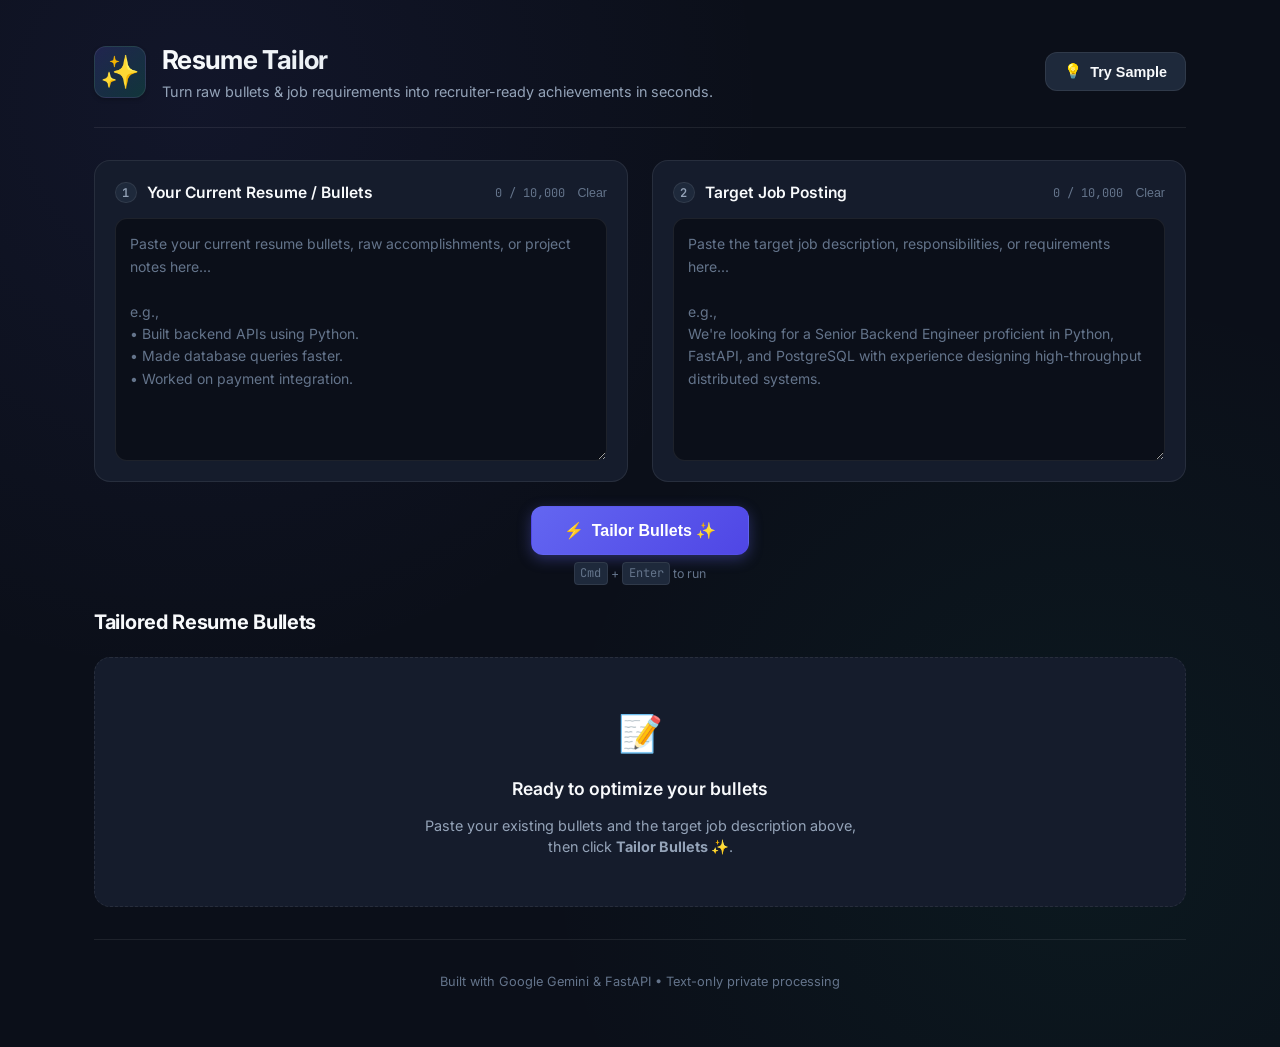
<file: reference/resume-tailor/frontend/index.html>
<!DOCTYPE html>
<html lang="en">
<head>
  <meta charset="UTF-8" />
  <meta name="viewport" content="width=device-width, initial-scale=1.0" />
  <title>Resume Tailor — Recruiter-Ready Bullets in Seconds</title>
  <meta name="description" content="Turn raw resume bullets and job requirements into high-impact, tailored bullet points using Gemini AI." />
  <link rel="preconnect" href="https://fonts.googleapis.com" />
  <link rel="preconnect" href="https://fonts.gstatic.com" crossorigin />
  <link href="https://fonts.googleapis.com/css2?family=Inter:wght@400;500;600;700&family=JetBrains+Mono:wght@400;500;600&display=swap" rel="stylesheet" />
  <link rel="stylesheet" href="style.css" />
</head>
<body>
  <div class="app-container">
    <!-- Header -->
    <header class="app-header">
      <div class="brand">
        <div class="brand-icon">✨</div>
        <div class="brand-text">
          <h1 class="brand-title">Resume Tailor</h1>
          <p class="brand-subtitle">Turn raw bullets & job requirements into recruiter-ready achievements in seconds.</p>
        </div>
      </div>
      <div class="header-actions">
        <button id="sample-btn" class="btn btn-secondary" title="Load sample resume & job description">
          <span class="btn-icon">💡</span>
          <span>Try Sample</span>
        </button>
      </div>
    </header>

    <!-- Error/Alert Banner -->
    <div id="alert-banner" class="alert-banner hidden" role="alert" aria-live="assertive">
      <span class="alert-icon">⚠️</span>
      <span id="alert-message" class="alert-message"></span>
      <button id="alert-close" class="alert-close" aria-label="Dismiss alert">&times;</button>
    </div>

    <!-- Main Workspace Form -->
    <main class="workspace">
      <!-- Dual Input Grid -->
      <section class="inputs-grid">
        <!-- Resume Input Card -->
        <div class="card input-card">
          <div class="card-header">
            <div class="card-label">
              <span class="step-num">1</span>
              <h2>Your Current Resume / Bullets</h2>
            </div>
            <div class="card-meta">
              <span id="resume-count" class="char-count">0 / 10,000</span>
              <button id="resume-clear" class="btn-text" title="Clear text">Clear</button>
            </div>
          </div>
          <textarea
            id="resume-input"
            class="textarea"
            placeholder="Paste your current resume bullets, raw accomplishments, or project notes here...&#10;&#10;e.g.,&#10;• Built backend APIs using Python.&#10;• Made database queries faster.&#10;• Worked on payment integration."
            maxlength="10000"
            rows="9"
          ></textarea>
        </div>

        <!-- Job Description Input Card -->
        <div class="card input-card">
          <div class="card-header">
            <div class="card-label">
              <span class="step-num">2</span>
              <h2>Target Job Posting</h2>
            </div>
            <div class="card-meta">
              <span id="job-count" class="char-count">0 / 10,000</span>
              <button id="job-clear" class="btn-text" title="Clear text">Clear</button>
            </div>
          </div>
          <textarea
            id="job-input"
            class="textarea"
            placeholder="Paste the target job description, responsibilities, or requirements here...&#10;&#10;e.g.,&#10;We're looking for a Senior Backend Engineer proficient in Python, FastAPI, and PostgreSQL with experience designing high-throughput distributed systems."
            maxlength="10000"
            rows="9"
          ></textarea>
        </div>
      </section>

      <!-- Action Bar -->
      <div class="action-bar">
        <button id="tailor-btn" class="btn btn-primary" type="button">
          <span class="btn-spinner hidden" id="tailor-spinner"></span>
          <span class="btn-icon" id="tailor-icon">⚡</span>
          <span id="tailor-btn-text">Tailor Bullets ✨</span>
        </button>
        <span class="keyboard-hint"><kbd>Cmd</kbd> + <kbd>Enter</kbd> to run</span>
      </div>

      <!-- Results Stage -->
      <section class="results-section">
        <div class="results-header">
          <div class="results-title-group">
            <h2 class="results-title">Tailored Resume Bullets</h2>
            <span id="results-count-badge" class="count-badge hidden">0 Bullets</span>
          </div>
          <button id="copy-all-btn" class="btn btn-secondary hidden">
            <span class="copy-icon">📋</span>
            <span class="copy-text">Copy All</span>
          </button>
        </div>

        <!-- Summary Insight -->
        <div id="summary-insight" class="summary-insight hidden">
          <span class="insight-icon">🎯</span>
          <span id="insight-text"></span>
        </div>

        <!-- Results Cards Container -->
        <div id="results-container" class="results-container" aria-live="polite">
          <!-- Initial Empty State -->
          <div id="empty-state" class="empty-state">
            <div class="empty-icon">📝</div>
            <h3>Ready to optimize your bullets</h3>
            <p>Paste your existing bullets and the target job description above, then click <strong>Tailor Bullets ✨</strong>.</p>
          </div>

          <!-- Skeleton Loader (Hidden by default) -->
          <div id="skeleton-loader" class="skeleton-loader hidden">
            <div class="skeleton-card">
              <div class="skeleton-line full"></div>
              <div class="skeleton-line half"></div>
              <div class="skeleton-tags">
                <div class="skeleton-tag"></div>
                <div class="skeleton-tag"></div>
              </div>
            </div>
            <div class="skeleton-card">
              <div class="skeleton-line full"></div>
              <div class="skeleton-line half"></div>
              <div class="skeleton-tags">
                <div class="skeleton-tag"></div>
                <div class="skeleton-tag"></div>
              </div>
            </div>
            <div class="skeleton-card">
              <div class="skeleton-line full"></div>
              <div class="skeleton-line half"></div>
              <div class="skeleton-tags">
                <div class="skeleton-tag"></div>
                <div class="skeleton-tag"></div>
              </div>
            </div>
          </div>
        </div>
      </section>
    </main>

    <!-- Footer -->
    <footer class="app-footer">
      <p>Built with Google Gemini & FastAPI • Text-only private processing</p>
    </footer>
  </div>

  <script src="app.js"></script>
</body>
</html>
</file>
<file: reference/resume-tailor/frontend/style.css>
/* Resume Tailor — Modern Obsidian Design System */

:root {
  --bg-base: #0b0f19;
  --bg-surface: #151c2c;
  --bg-surface-elevated: #1e293b;
  --bg-surface-hover: #26334d;
  
  --border-subtle: rgba(255, 255, 255, 0.08);
  --border-focus: rgba(99, 102, 241, 0.5);
  --border-active: #6366f1;

  --text-primary: #f8fafc;
  --text-secondary: #94a3b8;
  --text-muted: #64748b;

  --accent-primary: #6366f1;
  --accent-primary-hover: #4f46e5;
  --accent-emerald: #10b981;
  --accent-emerald-bg: rgba(16, 185, 129, 0.12);
  --accent-cyan: #06b6d4;
  --accent-cyan-bg: rgba(6, 182, 212, 0.12);
  --accent-amber: #f59e0b;
  --accent-amber-bg: rgba(245, 158, 11, 0.12);

  --font-sans: 'Inter', -apple-system, BlinkMacSystemFont, "Segoe UI", Roboto, sans-serif;
  --font-mono: 'JetBrains Mono', SFMono-Regular, Menlo, Monaco, monospace;

  --radius-sm: 8px;
  --radius-md: 12px;
  --radius-lg: 16px;
  --radius-full: 9999px;

  --shadow-sm: 0 2px 4px rgba(0, 0, 0, 0.2);
  --shadow-md: 0 4px 12px rgba(0, 0, 0, 0.3);
  --shadow-glow: 0 0 24px rgba(99, 102, 241, 0.25);

  --transition-fast: 150ms cubic-bezier(0.16, 1, 0.3, 1);
  --transition-normal: 250ms cubic-bezier(0.16, 1, 0.3, 1);
}

*, *::before, *::after {
  box-sizing: border-box;
  margin: 0;
  padding: 0;
}

body {
  background-color: var(--bg-base);
  color: var(--text-primary);
  font-family: var(--font-sans);
  line-height: 1.5;
  min-height: 100vh;
  -webkit-font-smoothing: antialiased;
  background-image: 
    radial-gradient(circle at 15% 10%, rgba(99, 102, 241, 0.08) 0%, transparent 40%),
    radial-gradient(circle at 85% 80%, rgba(16, 185, 129, 0.06) 0%, transparent 40%);
}

.app-container {
  max-width: 1140px;
  margin: 0 auto;
  padding: 2.5rem 1.5rem;
  display: flex;
  flex-direction: column;
  gap: 2rem;
}

/* Header */
.app-header {
  display: flex;
  justify-content: space-between;
  align-items: center;
  gap: 1.5rem;
  padding-bottom: 1.5rem;
  border-bottom: 1px solid var(--border-subtle);
}

.brand {
  display: flex;
  align-items: center;
  gap: 1rem;
}

.brand-icon {
  font-size: 2rem;
  width: 3.25rem;
  height: 3.25rem;
  display: grid;
  place-items: center;
  background: linear-gradient(135deg, rgba(99, 102, 241, 0.2), rgba(16, 185, 129, 0.2));
  border: 1px solid var(--border-subtle);
  border-radius: var(--radius-md);
  box-shadow: var(--shadow-sm);
}

.brand-title {
  font-size: 1.625rem;
  font-weight: 700;
  letter-spacing: -0.025em;
  background: linear-gradient(to right, #f8fafc, #cbd5e1);
  -webkit-background-clip: text;
  -webkit-text-fill-color: transparent;
}

.brand-subtitle {
  font-size: 0.9rem;
  color: var(--text-secondary);
  margin-top: 0.15rem;
}

/* Alert Banner */
.alert-banner {
  display: flex;
  align-items: center;
  gap: 0.75rem;
  background: rgba(239, 68, 68, 0.12);
  border: 1px solid rgba(239, 68, 68, 0.3);
  color: #fca5a5;
  padding: 0.875rem 1.25rem;
  border-radius: var(--radius-md);
  font-size: 0.925rem;
  transition: all var(--transition-normal);
}

.alert-close {
  margin-left: auto;
  background: none;
  border: none;
  color: inherit;
  font-size: 1.25rem;
  cursor: pointer;
  line-height: 1;
}

/* Cards & Grid */
.inputs-grid {
  display: grid;
  grid-template-columns: 1fr 1fr;
  gap: 1.5rem;
}

@media (max-width: 768px) {
  .inputs-grid {
    grid-template-columns: 1fr;
  }
}

.card {
  background: var(--bg-surface);
  border: 1px solid var(--border-subtle);
  border-radius: var(--radius-lg);
  padding: 1.25rem;
  display: flex;
  flex-direction: column;
  gap: 0.875rem;
  transition: border-color var(--transition-normal), box-shadow var(--transition-normal);
}

.card:focus-within {
  border-color: var(--border-focus);
  box-shadow: 0 0 0 1px var(--border-focus), var(--shadow-sm);
}

.card-header {
  display: flex;
  justify-content: space-between;
  align-items: center;
}

.card-label {
  display: flex;
  align-items: center;
  gap: 0.625rem;
}

.step-num {
  font-family: var(--font-mono);
  font-size: 0.75rem;
  font-weight: 600;
  width: 1.35rem;
  height: 1.35rem;
  display: grid;
  place-items: center;
  background: var(--bg-surface-elevated);
  border: 1px solid var(--border-subtle);
  color: var(--text-secondary);
  border-radius: var(--radius-full);
}

.card-label h2 {
  font-size: 0.975rem;
  font-weight: 600;
  color: var(--text-primary);
}

.card-meta {
  display: flex;
  align-items: center;
  gap: 0.75rem;
}

.char-count {
  font-family: var(--font-mono);
  font-size: 0.75rem;
  color: var(--text-muted);
}

.textarea {
  width: 100%;
  background: var(--bg-base);
  border: 1px solid var(--border-subtle);
  border-radius: var(--radius-md);
  padding: 0.875rem;
  color: var(--text-primary);
  font-family: var(--font-sans);
  font-size: 0.925rem;
  line-height: 1.6;
  resize: vertical;
  min-height: 180px;
  outline: none;
  transition: border-color var(--transition-fast);
}

.textarea:focus {
  border-color: var(--accent-primary);
}

.textarea::placeholder {
  color: var(--text-muted);
  font-size: 0.875rem;
}

/* Buttons */
.btn {
  display: inline-flex;
  align-items: center;
  justify-content: center;
  gap: 0.5rem;
  padding: 0.625rem 1.125rem;
  border-radius: var(--radius-md);
  font-size: 0.9rem;
  font-weight: 600;
  cursor: pointer;
  border: 1px solid transparent;
  transition: all var(--transition-fast);
  white-space: nowrap;
}

.btn:active {
  transform: scale(0.98);
}

.btn-primary {
  background: linear-gradient(135deg, var(--accent-primary), #4f46e5);
  color: #ffffff;
  padding: 0.85rem 2rem;
  font-size: 1rem;
  box-shadow: 0 4px 14px rgba(99, 102, 241, 0.35);
}

.btn-primary:hover:not(:disabled) {
  background: linear-gradient(135deg, #4f46e5, #4338ca);
  box-shadow: var(--shadow-glow);
}

.btn-primary:disabled {
  opacity: 0.6;
  cursor: not-allowed;
}

.btn-secondary {
  background: var(--bg-surface-elevated);
  border-color: var(--border-subtle);
  color: var(--text-primary);
}

.btn-secondary:hover {
  background: var(--bg-surface-hover);
  border-color: rgba(255, 255, 255, 0.15);
}

.btn-text {
  background: none;
  border: none;
  color: var(--text-muted);
  font-size: 0.775rem;
  cursor: pointer;
  transition: color var(--transition-fast);
}

.btn-text:hover {
  color: var(--text-primary);
}

/* Action Bar */
.action-bar {
  display: flex;
  flex-direction: column;
  align-items: center;
  gap: 0.625rem;
  margin: 1.5rem 0;
}

.keyboard-hint {
  font-size: 0.775rem;
  color: var(--text-muted);
}

kbd {
  font-family: var(--font-mono);
  background: var(--bg-surface-elevated);
  border: 1px solid var(--border-subtle);
  padding: 0.15rem 0.35rem;
  border-radius: 4px;
  font-size: 0.75rem;
}

/* Results Stage */
.results-section {
  display: flex;
  flex-direction: column;
  gap: 1.25rem;
}

.results-header {
  display: flex;
  justify-content: space-between;
  align-items: center;
}

.results-title-group {
  display: flex;
  align-items: center;
  gap: 0.75rem;
}

.results-title {
  font-size: 1.25rem;
  font-weight: 700;
  letter-spacing: -0.015em;
}

.count-badge {
  font-family: var(--font-mono);
  font-size: 0.75rem;
  background: var(--accent-emerald-bg);
  border: 1px solid rgba(16, 185, 129, 0.3);
  color: var(--accent-emerald);
  padding: 0.2rem 0.6rem;
  border-radius: var(--radius-full);
}

.summary-insight {
  display: flex;
  align-items: center;
  gap: 0.75rem;
  background: var(--bg-surface);
  border-left: 3px solid var(--accent-cyan);
  padding: 0.875rem 1.125rem;
  border-radius: var(--radius-sm);
  color: var(--text-secondary);
  font-size: 0.9rem;
}

/* Empty State */
.empty-state {
  background: var(--bg-surface);
  border: 1px dashed var(--border-subtle);
  border-radius: var(--radius-lg);
  padding: 3rem 1.5rem;
  text-align: center;
  display: flex;
  flex-direction: column;
  align-items: center;
  gap: 0.75rem;
}

.empty-icon {
  font-size: 2.25rem;
  margin-bottom: 0.25rem;
}

.empty-state h3 {
  font-size: 1.1rem;
  font-weight: 600;
}

.empty-state p {
  color: var(--text-secondary);
  font-size: 0.9rem;
  max-width: 440px;
}

/* Bullet Cards */
.results-container {
  display: flex;
  flex-direction: column;
  gap: 1rem;
}

.bullet-card {
  background: var(--bg-surface);
  border: 1px solid var(--border-subtle);
  border-left: 3px solid var(--accent-primary);
  border-radius: var(--radius-md);
  padding: 1.25rem;
  display: flex;
  flex-direction: column;
  gap: 0.875rem;
  position: relative;
  transition: transform var(--transition-normal), border-color var(--transition-normal);
  animation: slideUp 320ms cubic-bezier(0.16, 1, 0.3, 1) both;
}

.bullet-card:hover {
  transform: translateY(-2px);
  border-color: rgba(99, 102, 241, 0.4);
  background: var(--bg-surface-elevated);
}

.bullet-card-top {
  display: flex;
  justify-content: space-between;
  align-items: flex-start;
  gap: 1rem;
}

.bullet-text {
  font-size: 0.975rem;
  line-height: 1.6;
  color: var(--text-primary);
  flex: 1;
}

.btn-copy-card {
  background: var(--bg-base);
  border: 1px solid var(--border-subtle);
  color: var(--text-secondary);
  padding: 0.35rem 0.65rem;
  border-radius: var(--radius-sm);
  font-size: 0.775rem;
  font-family: var(--font-mono);
  display: inline-flex;
  align-items: center;
  gap: 0.35rem;
  cursor: pointer;
  transition: all var(--transition-fast);
}

.btn-copy-card:hover {
  color: var(--text-primary);
  border-color: rgba(255, 255, 255, 0.2);
  background: var(--bg-surface);
}

.btn-copy-card.copied {
  color: var(--accent-emerald);
  border-color: var(--accent-emerald);
  background: var(--accent-emerald-bg);
}

.bullet-meta {
  display: flex;
  flex-wrap: wrap;
  align-items: center;
  gap: 0.5rem;
  padding-top: 0.25rem;
  border-top: 1px solid rgba(255, 255, 255, 0.04);
}

.metric-tag {
  font-family: var(--font-mono);
  font-size: 0.725rem;
  font-weight: 500;
  padding: 0.2rem 0.55rem;
  border-radius: var(--radius-full);
  background: var(--accent-cyan-bg);
  color: var(--accent-cyan);
  border: 1px solid rgba(6, 182, 212, 0.3);
}

.keyword-tag {
  font-family: var(--font-mono);
  font-size: 0.725rem;
  padding: 0.2rem 0.55rem;
  border-radius: var(--radius-full);
  background: var(--bg-surface-elevated);
  border: 1px solid var(--border-subtle);
  color: #cbd5e1;
}

/* Skeleton Loader */
.skeleton-loader {
  display: flex;
  flex-direction: column;
  gap: 1rem;
}

.skeleton-card {
  background: var(--bg-surface);
  border: 1px solid var(--border-subtle);
  border-radius: var(--radius-md);
  padding: 1.25rem;
  display: flex;
  flex-direction: column;
  gap: 0.875rem;
}

.skeleton-line {
  height: 14px;
  background: linear-gradient(90deg, #1e293b 25%, #2a3a52 50%, #1e293b 75%);
  background-size: 200% 100%;
  animation: shimmer 1.5s infinite;
  border-radius: 4px;
}

.skeleton-line.full { width: 100%; }
.skeleton-line.half { width: 65%; }

.skeleton-tags {
  display: flex;
  gap: 0.5rem;
}

.skeleton-tag {
  width: 70px;
  height: 20px;
  background: #1e293b;
  border-radius: var(--radius-full);
}

/* Spinner */
.btn-spinner {
  width: 1rem;
  height: 1rem;
  border: 2px solid rgba(255, 255, 255, 0.3);
  border-radius: 50%;
  border-top-color: #ffffff;
  animation: spin 0.6s linear infinite;
}

/* Animations */
@keyframes spin {
  to { transform: rotate(360deg); }
}

@keyframes shimmer {
  0% { background-position: 200% 0; }
  100% { background-position: -200% 0; }
}

@keyframes slideUp {
  from {
    opacity: 0;
    transform: translateY(14px);
  }
  to {
    opacity: 1;
    transform: translateY(0);
  }
}

.hidden {
  display: none !important;
}

/* Footer */
.app-footer {
  text-align: center;
  padding: 2rem 0 1rem;
  font-size: 0.8rem;
  color: var(--text-muted);
  border-top: 1px solid var(--border-subtle);
}

@media (prefers-reduced-motion: reduce) {
  *, *::before, *::after {
    animation-duration: 0.01ms !important;
    animation-iteration-count: 1 !important;
    transition-duration: 0.01ms !important;
  }
}
</file>
